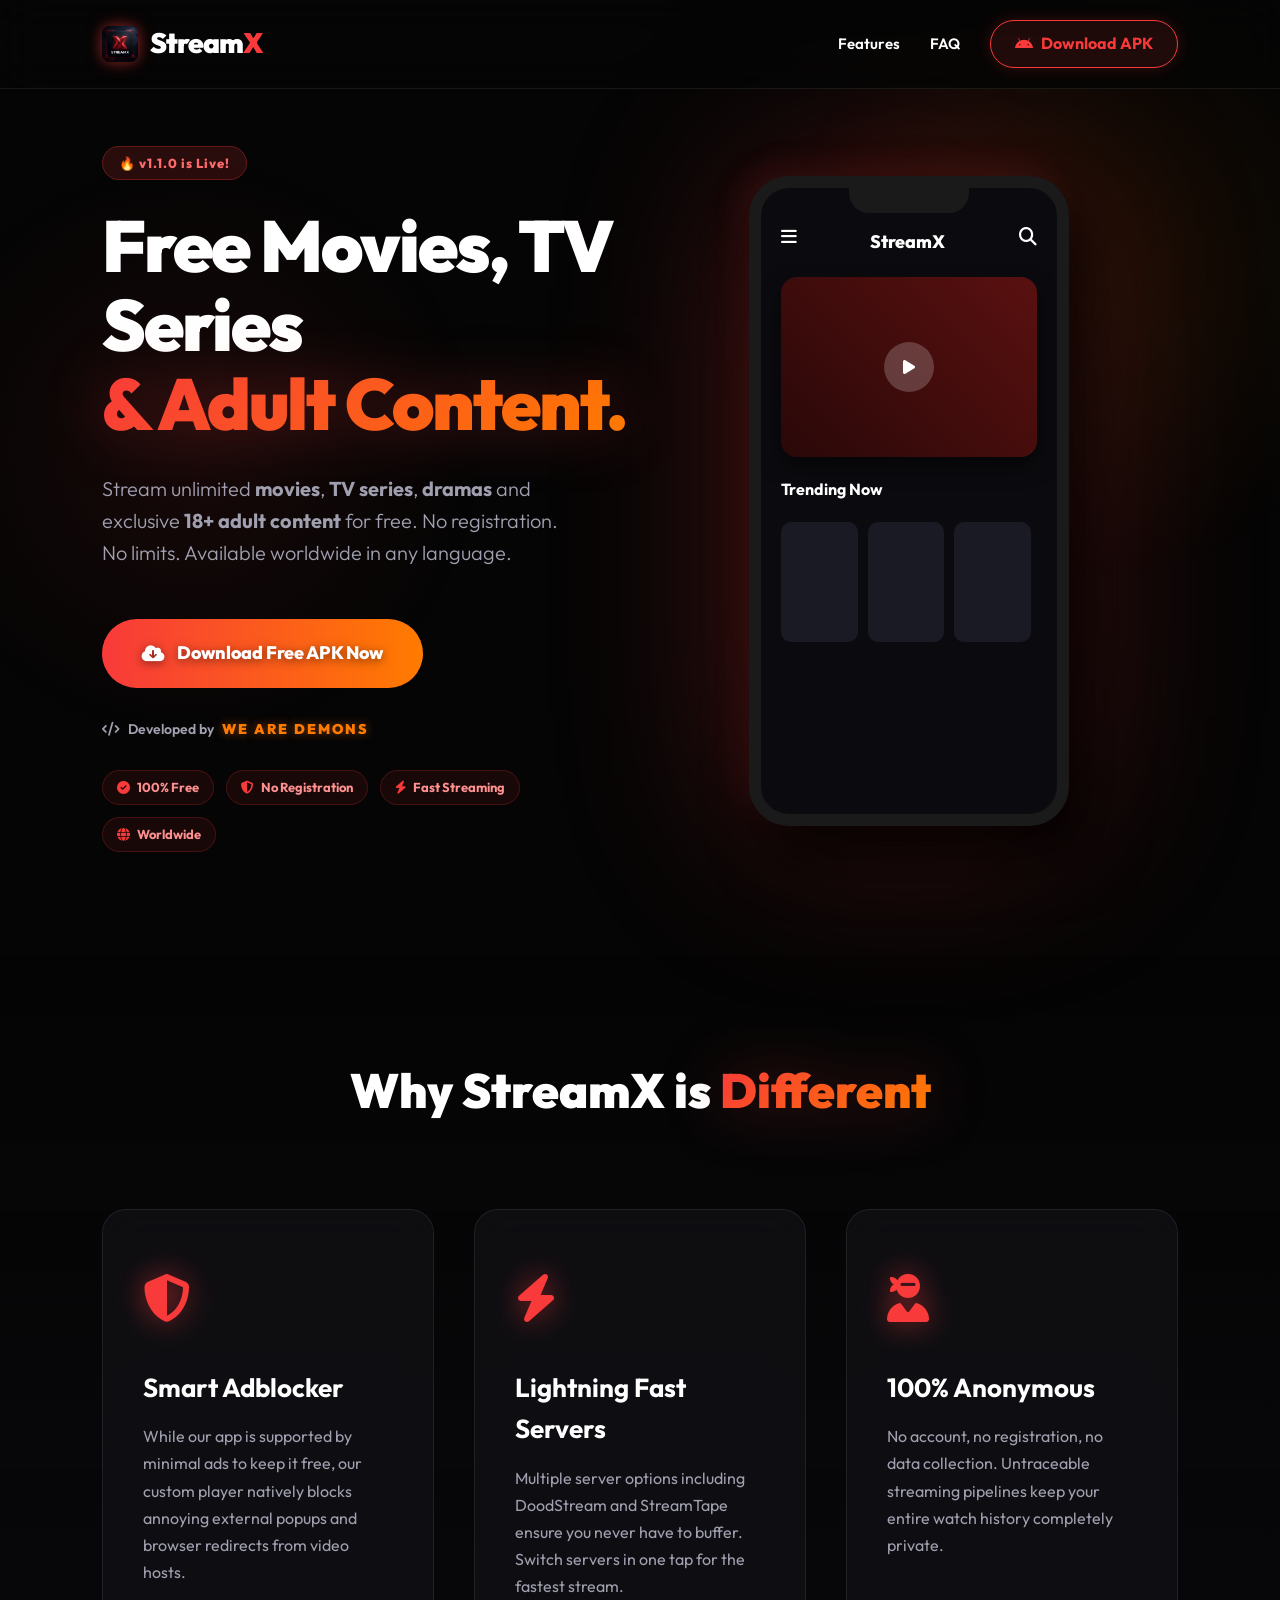
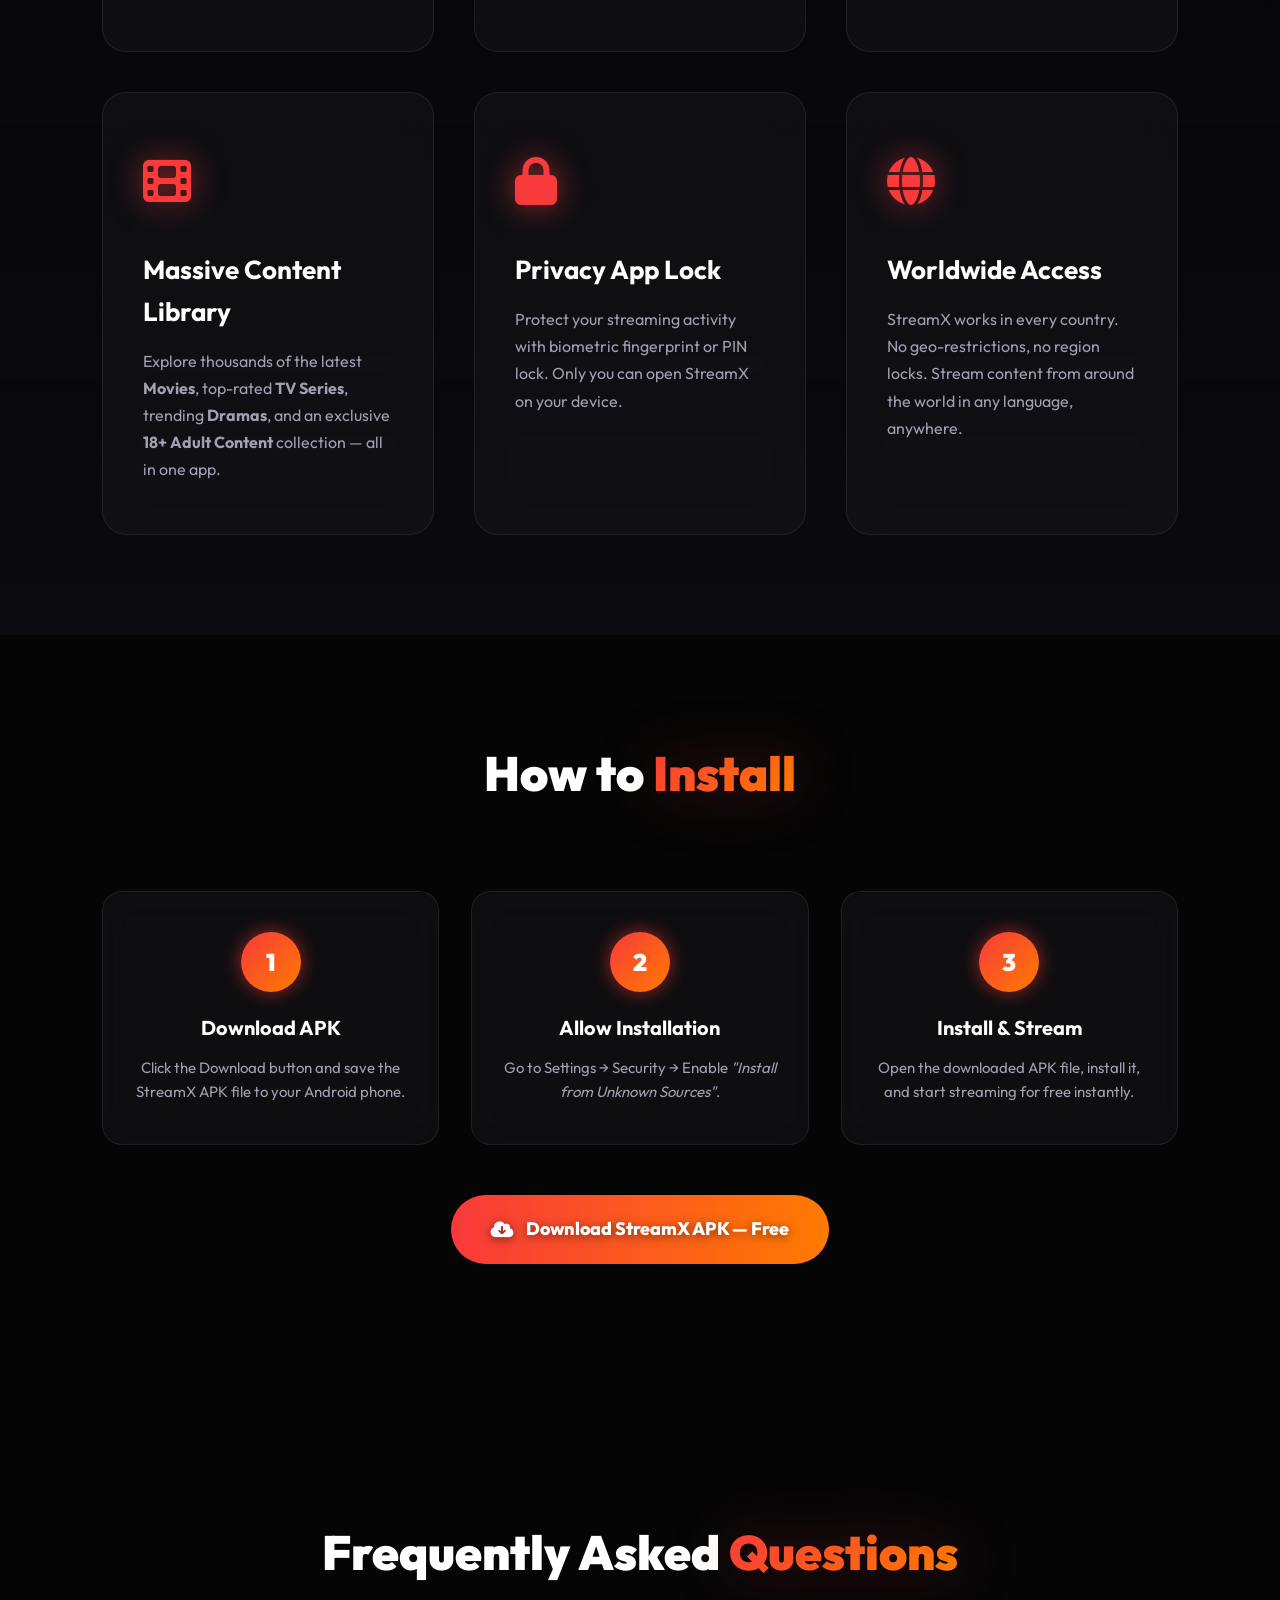
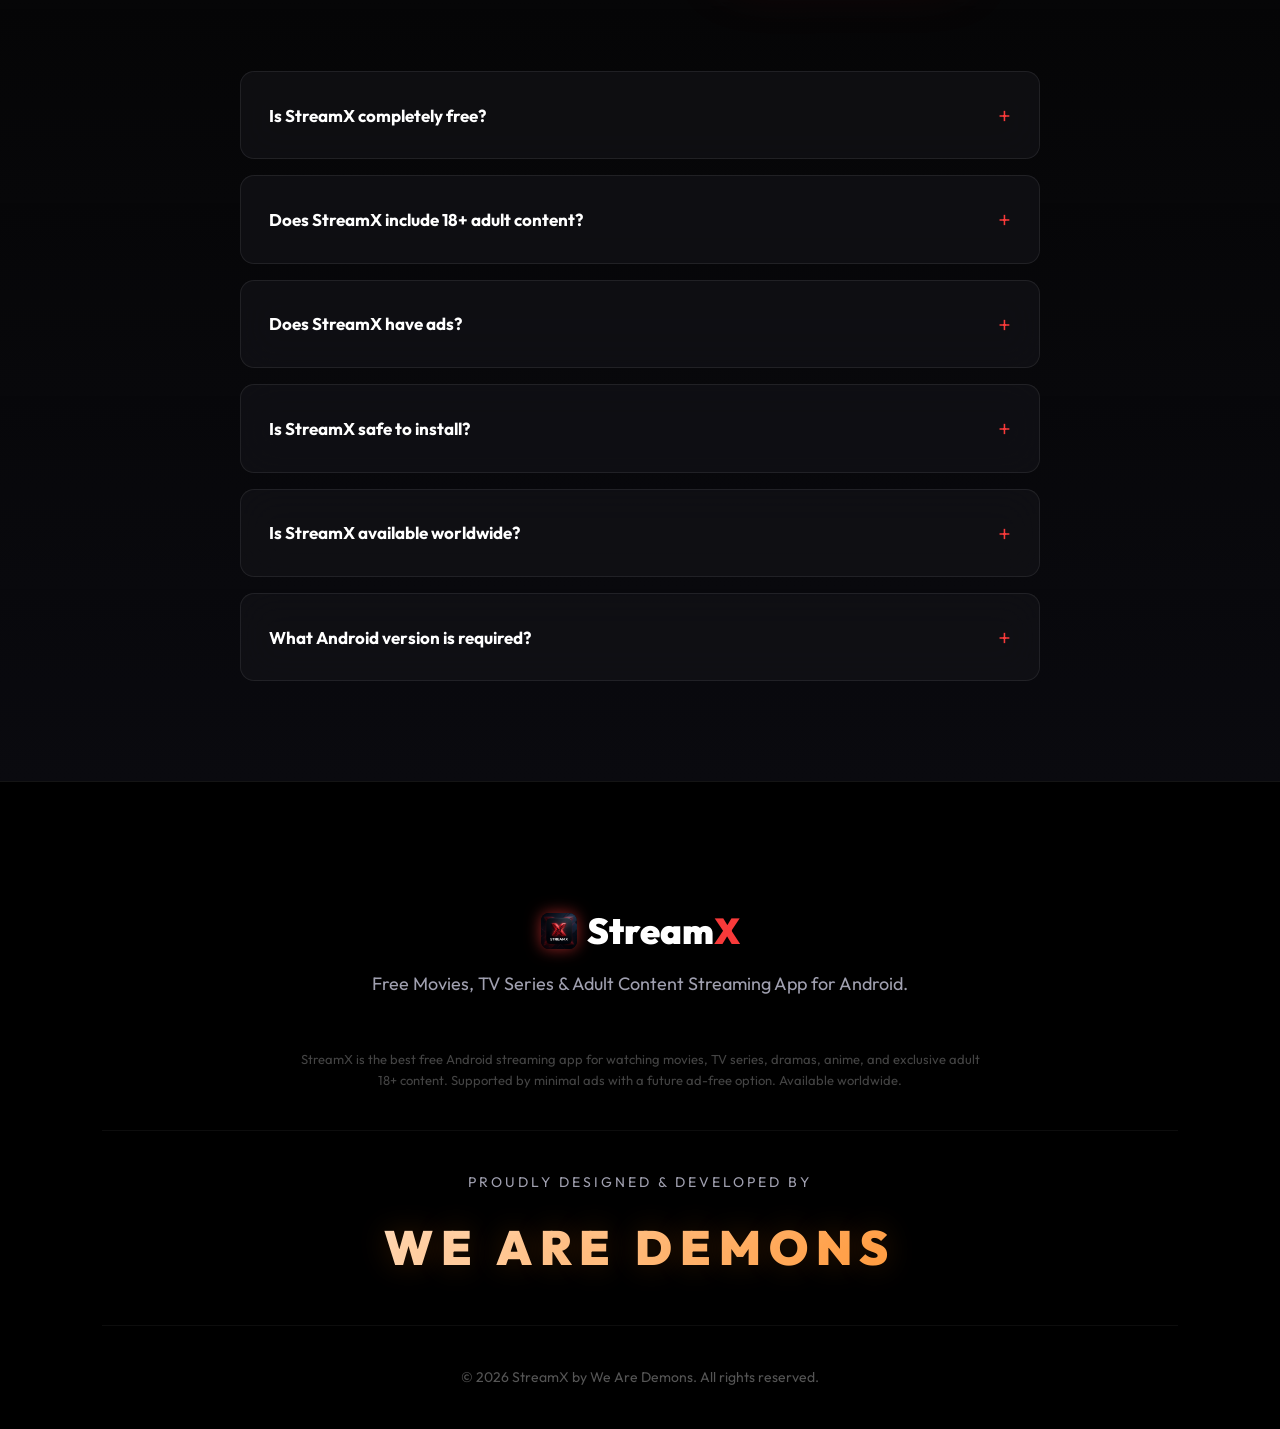
<file: index.html>
<!DOCTYPE html>
<html lang="en">
<head>
    <meta charset="UTF-8">
    <meta name="viewport" content="width=device-width, initial-scale=1.0">

    <!-- ===== PRIMARY SEO META TAGS ===== -->
    <title>StreamX - Free Movies, TV Series & Adult Content Streaming App | Download APK</title>
    <meta name="google-site-verification" content="7mT_H9TXEaYUTgtJvPQote8CxBVaCg7JxqIRz578HOo" />
    <meta name="description" content="StreamX is a free Android streaming app for movies, TV series, dramas and adult 18+ content. No registration, no limits. Download APK now and stream anything worldwide.">
    <meta name="keywords" content="free streaming app, free movies app, free tv series, adult streaming app, 18+ content app, stream movies free, free video app, StreamX apk, free anime streaming, free drama streaming, unlimited streaming, android streaming app, free adult content, xxx streaming app, free porn app, movies streaming apk, tv series apk free, best streaming app 2025, stream movies without buffering">
    <meta name="author" content="We Are Demons - StreamX">
    <meta name="robots" content="index, follow, max-image-preview:large, max-snippet:-1, max-video-preview:-1">
    <meta name="theme-color" content="#f83a3a">
    <link rel="canonical" href="https://visiblek.github.io/Stream_X-/">

    <!-- ===== OPEN GRAPH (Facebook, WhatsApp, Reddit) ===== -->
    <meta property="og:type" content="website">
    <meta property="og:url" content="https://visiblek.github.io/Stream_X-/">
    <meta property="og:title" content="StreamX - Free Movies, TV Series & 18+ Streaming App">
    <meta property="og:description" content="Download StreamX APK and stream unlimited movies, TV series, and exclusive adult 18+ content for FREE. No account needed, no limits, no buffering.">
    <meta property="og:image" content="https://visiblek.github.io/Stream_X-/logo.png">
    <meta property="og:image:width" content="1200">
    <meta property="og:image:height" content="630">
    <meta property="og:site_name" content="StreamX">
    <meta property="og:locale" content="en_US">

    <!-- ===== TWITTER CARD ===== -->
    <meta name="twitter:card" content="summary_large_image">
    <meta name="twitter:title" content="StreamX - Free Movies, TV Series & 18+ Streaming App">
    <meta name="twitter:description" content="Download StreamX APK: Free HD movies, TV series, and adult content. No registration. Stream anything worldwide.">
    <meta name="twitter:image" content="https://visiblek.github.io/Stream_X-/logo.png">

    <!-- ===== SCHEMA.ORG STRUCTURED DATA (Google Rich Results) ===== -->
    <script type="application/ld+json">
    {
      "@context": "https://schema.org",
      "@type": "SoftwareApplication",
      "name": "StreamX",
      "operatingSystem": "Android",
      "applicationCategory": "EntertainmentApplication",
      "offers": {
        "@type": "Offer",
        "price": "0",
        "priceCurrency": "USD"
      },
      "description": "StreamX is a free Android streaming application for movies, TV series, dramas and exclusive 18+ adult content. No registration needed. Download APK and stream anything.",
      "aggregateRating": {
        "@type": "AggregateRating",
        "ratingValue": "4.8",
        "ratingCount": "1247"
      },
      "url": "https://visiblek.github.io/Stream_X-/",
      "downloadUrl": "https://github.com/visiblek/Stream_X-/releases/download/v1.0.0/Stream.X.apk",
      "softwareVersion": "1.1.0",
      "releaseNotes": "v1.1.0 - Improved streaming speed, built-in ad blocker enhanced, 18+ library expanded",
      "screenshot": "https://visiblek.github.io/Stream_X-/logo.png",
      "author": {
        "@type": "Organization",
        "name": "We Are Demons"
      }
    }
    </script>

    <!-- ===== FAQ SCHEMA (Free Google FAQ Rich Result) ===== -->
    <script type="application/ld+json">
    {
      "@context": "https://schema.org",
      "@type": "FAQPage",
      "mainEntity": [
        {
          "@type": "Question",
          "name": "Is StreamX free to download?",
          "acceptedAnswer": {
            "@type": "Answer",
            "text": "Yes, StreamX is completely free to download and use. No subscription, no registration, no credit card needed."
          }
        },
        {
          "@type": "Question",
          "name": "Does StreamX have adult 18+ content?",
          "acceptedAnswer": {
            "@type": "Answer",
            "text": "Yes, StreamX includes an exclusive 18+ adult content library alongside movies and TV series, all accessible for free."
          }
        },
        {
          "@type": "Question",
          "name": "Does StreamX have ads?",
          "acceptedAnswer": {
            "@type": "Answer",
            "text": "StreamX features a built-in ad blocker that eliminates all popup ads and browser redirects for an uninterrupted streaming experience."
          }
        },
        {
          "@type": "Question",
          "name": "How do I download StreamX APK?",
          "acceptedAnswer": {
            "@type": "Answer",
            "text": "Click the Download APK button on this page. The APK file will download directly to your Android device. Enable 'Install from Unknown Sources' in your settings and install."
          }
        }
      ]
    }
    </script>

    <link rel="stylesheet" href="style.css">
    <link href="https://fonts.googleapis.com/css2?family=Outfit:wght@300;400;600;800;900&display=swap" rel="stylesheet">
    <link rel="stylesheet" href="https://cdnjs.cloudflare.com/ajax/libs/font-awesome/6.4.0/css/all.min.css">
    <link rel="icon" type="image/png" href="logo.png">

    <!-- ADSTERRA POPUNDER (High CPM) -->
    <script type="text/javascript" src="https://pl30682272.effectivecpmnetwork.com/ca/51/aa/ca51aa0a8c60cc5a880027ed2e418d92.js"></script>
</head>
<body>
    <div class="animated-bg"></div>
    <div class="particles"></div>

    <nav class="navbar">
        <div class="logo">
            <img src="logo.png" alt="StreamX Streaming App Logo" class="logo-img">
            <span class="logo-text">Stream<span class="accent">X</span></span>
        </div>
        <div class="nav-links">
            <a href="#features" class="nav-item">Features</a>
            <a href="#faq" class="nav-item">FAQ</a>
            <a href="https://github.com/visiblek/Stream_X-/releases/download/v1.0.0/Stream.X.apk" class="btn-glow" id="nav-download-btn" aria-label="Download StreamX APK">
                <i class="fa-brands fa-android"></i> Download APK
            </a>
        </div>
    </nav>

    <!-- ===== HERO ===== -->
    <header class="hero" id="home">
        <div class="hero-content">
            <div class="badge-container">
                <div class="badge-glow"></div>
                <span class="badge">🔥 v1.1.0 is Live!</span>
            </div>
            
            <h1 class="hero-title">
                Free Movies, TV Series<br>
                <span class="text-gradient">& Adult Content.</span>
            </h1>
            
            <p class="hero-subtitle">
                Stream unlimited <strong>movies</strong>, <strong>TV series</strong>, <strong>dramas</strong> and exclusive 
                <strong>18+ adult content</strong> for free. No registration. No limits. 
                Available worldwide in any language.
            </p>
            
            <div class="hero-actions">
                <a href="https://github.com/visiblek/Stream_X-/releases/download/v1.0.0/Stream.X.apk" class="btn-primary" id="hero-download-btn" aria-label="Download StreamX APK Free">
                    <div class="btn-bg"></div>
                    <span class="btn-text">
                        <i class="fa-solid fa-cloud-arrow-down"></i> Download Free APK Now
                    </span>
                </a>
                <div class="developed-by">
                    <i class="fa-solid fa-code"></i> Developed by <span class="ar-demons">We Are Demons</span>
                </div>
            </div>

            <!-- Trust Badges -->
            <div class="trust-badges">
                <div class="trust-badge"><i class="fa-solid fa-check-circle"></i> 100% Free</div>
                <div class="trust-badge"><i class="fa-solid fa-shield-halved"></i> No Registration</div>
                <div class="trust-badge"><i class="fa-solid fa-bolt"></i> Fast Streaming</div>
                <div class="trust-badge"><i class="fa-solid fa-globe"></i> Worldwide</div>
            </div>
        </div>

        <div class="hero-visual">
            <div class="phone-container">
                <div class="glow-behind-phone"></div>
                <div class="phone-mockup">
                    <div class="phone-notch"></div>
                    <div class="phone-screen">
                        <div class="app-ui">
                            <div class="app-header">
                                <i class="fa-solid fa-bars"></i>
                                <span>StreamX</span>
                                <i class="fa-solid fa-magnifying-glass"></i>
                            </div>
                            <div class="hero-banner-app">
                                <div class="play-circle"><i class="fa-solid fa-play"></i></div>
                            </div>
                            <h3 class="section-title-app">Trending Now</h3>
                            <div class="movie-row">
                                <div class="movie-card"></div>
                                <div class="movie-card"></div>
                                <div class="movie-card"></div>
                            </div>
                        </div>
                    </div>
                </div>
            </div>
        </div>
    </header>

    <!-- ===== FEATURES ===== -->
    <section id="features" class="features-section" aria-labelledby="features-heading">
        <h2 class="section-heading" id="features-heading">Why StreamX is <span class="text-gradient">Different</span></h2>
        
        <div class="features-grid">
            <div class="feature-card">
                <div class="feature-icon"><i class="fa-solid fa-shield-halved"></i></div>
                <h3>Smart Adblocker</h3>
                <p>While our app is supported by minimal ads to keep it free, our custom player natively blocks annoying external popups and browser redirects from video hosts.</p>
            </div>
            
            <div class="feature-card">
                <div class="feature-icon"><i class="fa-solid fa-bolt"></i></div>
                <h3>Lightning Fast Servers</h3>
                <p>Multiple server options including DoodStream and StreamTape ensure you never have to buffer. Switch servers in one tap for the fastest stream.</p>
            </div>
            
            <div class="feature-card">
                <div class="feature-icon"><i class="fa-solid fa-user-ninja"></i></div>
                <h3>100% Anonymous</h3>
                <p>No account, no registration, no data collection. Untraceable streaming pipelines keep your entire watch history completely private.</p>
            </div>
            
            <div class="feature-card">
                <div class="feature-icon"><i class="fa-solid fa-film"></i></div>
                <h3>Massive Content Library</h3>
                <p>Explore thousands of the latest <strong>Movies</strong>, top-rated <strong>TV Series</strong>, trending <strong>Dramas</strong>, and an exclusive <strong>18+ Adult Content</strong> collection — all in one app.</p>
            </div>
            
            <div class="feature-card">
                <div class="feature-icon"><i class="fa-solid fa-lock"></i></div>
                <h3>Privacy App Lock</h3>
                <p>Protect your streaming activity with biometric fingerprint or PIN lock. Only you can open StreamX on your device.</p>
            </div>

            <div class="feature-card">
                <div class="feature-icon"><i class="fa-solid fa-globe"></i></div>
                <h3>Worldwide Access</h3>
                <p>StreamX works in every country. No geo-restrictions, no region locks. Stream content from around the world in any language, anywhere.</p>
            </div>
        </div>
    </section>

    <!-- ===== HOW TO INSTALL ===== -->
    <section id="install" class="install-section" aria-labelledby="install-heading">
        <h2 class="section-heading" id="install-heading">How to <span class="text-gradient">Install</span></h2>
        <div class="steps-grid">
            <div class="step-card">
                <div class="step-num">1</div>
                <h3>Download APK</h3>
                <p>Click the Download button and save the StreamX APK file to your Android phone.</p>
            </div>
            <div class="step-card">
                <div class="step-num">2</div>
                <h3>Allow Installation</h3>
                <p>Go to Settings → Security → Enable <em>"Install from Unknown Sources"</em>.</p>
            </div>
            <div class="step-card">
                <div class="step-num">3</div>
                <h3>Install & Stream</h3>
                <p>Open the downloaded APK file, install it, and start streaming for free instantly.</p>
            </div>
        </div>
        <div style="text-align:center; margin-top: 50px;">
            <a href="https://github.com/visiblek/Stream_X-/releases/download/v1.0.0/Stream.X.apk" class="btn-primary" id="install-download-btn" aria-label="Download StreamX APK">
                <div class="btn-bg"></div>
                <span class="btn-text"><i class="fa-solid fa-cloud-arrow-down"></i> Download StreamX APK — Free</span>
            </a>
        </div>
        
        <!-- ADSTERRA BANNER 300x250 -->
        <div style="display: flex; justify-content: center; margin-top: 50px; overflow: hidden; border-radius: 12px; box-shadow: 0 10px 30px rgba(0,0,0,0.5);">
            <script type="text/javascript">
                atOptions = {
                    'key' : '7a7186091929cee910b600a5b39c3a63',
                    'format' : 'iframe',
                    'height' : 250,
                    'width' : 300,
                    'params' : {}
                };
            </script>
            <script type="text/javascript" src="https://www.highperformanceformat.com/7a7186091929cee910b600a5b39c3a63/invoke.js"></script>
        </div>
    </section>

    <!-- ===== FAQ (SCHEMA-LINKED) ===== -->
    <section id="faq" class="faq-section" aria-labelledby="faq-heading">
        <h2 class="section-heading" id="faq-heading">Frequently Asked <span class="text-gradient">Questions</span></h2>
        <div class="faq-list">
            <details class="faq-item">
                <summary><strong>Is StreamX completely free?</strong></summary>
                <p>Yes. StreamX is 100% free to download and use. No subscriptions, no hidden fees, no credit card required ever.</p>
            </details>
            <details class="faq-item">
                <summary><strong>Does StreamX include 18+ adult content?</strong></summary>
                <p>Yes. StreamX includes an exclusive 18+ adult content library alongside movies and TV series, all completely free to access.</p>
            </details>
            <details class="faq-item">
                <summary><strong>Does StreamX have ads?</strong></summary>
                <p>To keep the app 100% free for everyone, StreamX is ad-supported. However, our smart player blocks annoying external popups and redirects from streaming servers. We also plan to introduce an optional Ad-Free Premium package in the future!</p>
            </details>
            <details class="faq-item">
                <summary><strong>Is StreamX safe to install?</strong></summary>
                <p>Yes. StreamX does not collect any personal data, does not require registration, and does not track your activity. Your privacy is fully protected.</p>
            </details>
            <details class="faq-item">
                <summary><strong>Is StreamX available worldwide?</strong></summary>
                <p>Yes. StreamX works in all countries with no geo-restrictions or region locks. Stream from anywhere in the world.</p>
            </details>
            <details class="faq-item">
                <summary><strong>What Android version is required?</strong></summary>
                <p>StreamX works on Android 6.0 and above. Most modern Android phones are fully compatible.</p>
            </details>
        </div>
    </section>

    <!-- ===== MASSIVE SEO KEYWORD MATRIX (Global & Local) ===== -->
    <section id="seo-matrix" class="seo-matrix-section">
        <div class="seo-container">
            <h3>Explore Unlimited Content Categories</h3>
            <p>
                <strong>Popular Searches:</strong> Free Netflix alternative, Prime Video free movies, Disney+ movies apk, Hulu free shows, Sinhalasub app, Cinesubz alternatives, Baiscope downloads, Tamilrockers alternative 2026, 1TamilMV proxy, Movierulz free streaming, iBomma Telugu movies, HD Today, 123movies app, fmovies android apk.
            </p>
            <p>
                <strong>Languages & Regions:</strong> 
                සිංහල උපසිරැසි සමඟ චිත්‍රපට (Movies with Sinhala Subtitles), නොමිලේ ෆිල්ම්ස් බලන්න, ලංකාවේ හොඳම Streaming App එක. 
                தமிழ் டப்பிங் సినిమాలు (Tamil Dubbed Movies), இலவச தமிழ் திரைப்படங்கள். 
                हिंदी फिल्में डाउनलोड (Hindi Movies Download), मुफ्त वेब सीरीज (Free Web Series).
                Watch Korean Dramas (K-Drama) with English subs, Spanish dubbed movies, Japanese Anime streaming free.
            </p>
            <p>
                <strong>Content Types:</strong> Hollywood blockbusters, Bollywood new releases, Kollywood Tamil hits, Tollywood Telugu movies, Malayalam cinema, Uncensored Adult 18+ content, JAV streaming, Web series episodes, Live action dramas, Sci-Fi & Fantasy, Horror movies free, Thriller and Crime documentaries. 
            </p>
            <p>
                <strong>Trending Now:</strong> Watch Avatar 3 online free, Spider-Man new movie stream, Avengers full movie HD, Deadpool free watch, latest viral adult videos, premium VIP content unlocked APK, no buffering fast streaming servers.
            </p>
        </div>
    </section>

    <!-- ===== FOOTER ===== -->
    <footer class="footer">
        <!-- ADSTERRA NATIVE BANNER -->
        <div style="max-width: 800px; margin: 0 auto 40px auto; overflow: hidden; border-radius: 12px; background: rgba(20,20,25,0.8);">
            <script async="async" data-cfasync="false" src="https://pl30682273.effectivecpmnetwork.com/5d37440e3cfadd396baa8487cc46cb07/invoke.js"></script>
            <div id="container-5d37440e3cfadd396baa8487cc46cb07"></div>
        </div>

        <div class="footer-content">
            <div class="footer-logo">
                <img src="logo.png" alt="StreamX App Logo" class="logo-img">
                <span class="logo-text">Stream<span class="accent">X</span></span>
            </div>
            <p class="footer-tagline">Free Movies, TV Series & Adult Content Streaming App for Android.</p>
            
            <!-- SEO keyword-rich paragraph for footer -->
            <p class="footer-seo-text">
                StreamX is the best free Android streaming app for watching movies, TV series, dramas, anime, 
                and exclusive adult 18+ content. Supported by minimal ads with a future ad-free option. Available worldwide.
            </p>

            <div class="footer-credits">
                <p>Proudly Designed &amp; Developed by</p>
                <h3 class="ar-demons-large">WE ARE DEMONS</h3>
            </div>
            <p class="copyright">&copy; 2026 StreamX by We Are Demons. All rights reserved.</p>
        </div>
    </footer>

    <!-- ADSTERRA SOCIAL BAR -->
    <script type="text/javascript" src="https://pl30682274.effectivecpmnetwork.com/b9/d0/31/b9d031858c819f4fb6dfe6b79bf4df50.js"></script>
</body>
</html>
</file>
<file: style.css>
:root {
    --bg-dark: #050505;
    --bg-card: rgba(20, 20, 25, 0.6);
    --primary: #f83a3a;
    --primary-glow: rgba(248, 58, 58, 0.6);
    --accent: #ff7b00;
    --text-main: #ffffff;
    --text-muted: #a0a0b0;
    --border-color: rgba(255, 255, 255, 0.08);
}

* {
    margin: 0;
    padding: 0;
    box-sizing: border-box;
    font-family: 'Outfit', sans-serif;
}

html {
    scroll-behavior: smooth;
}

body {
    background-color: var(--bg-dark);
    color: var(--text-main);
    overflow-x: hidden;
    line-height: 1.6;
}

/* Background Animations */
.animated-bg {
    position: fixed;
    top: 0;
    left: 0;
    width: 100vw;
    height: 100vh;
    background: radial-gradient(circle at 15% 50%, rgba(248, 58, 58, 0.08), transparent 25%),
                radial-gradient(circle at 85% 30%, rgba(255, 123, 0, 0.08), transparent 25%);
    z-index: -2;
    animation: pulseBg 10s ease-in-out infinite alternate;
}

@keyframes pulseBg {
    0% { transform: scale(1); }
    100% { transform: scale(1.2); }
}

/* Navbar */
.navbar {
    display: flex;
    justify-content: space-between;
    align-items: center;
    padding: 20px 8%;
    background: rgba(5, 5, 5, 0.8);
    backdrop-filter: blur(20px);
    border-bottom: 1px solid var(--border-color);
    position: fixed;
    width: 100%;
    top: 0;
    z-index: 1000;
}

.logo {
    display: flex;
    align-items: center;
    gap: 12px;
    font-size: 28px;
    font-weight: 900;
    letter-spacing: -1px;
}

.logo-img {
    width: 36px;
    height: 36px;
    border-radius: 8px;
    box-shadow: 0 0 15px var(--primary-glow);
}

.logo-icon {
    color: var(--primary);
    filter: drop-shadow(0 0 10px var(--primary-glow));
}

.accent {
    color: var(--primary);
}

.nav-links {
    display: flex;
    align-items: center;
    gap: 30px;
}

.nav-item {
    color: var(--text-main);
    text-decoration: none;
    font-weight: 600;
    font-size: 15px;
    transition: 0.3s;
}

.nav-item:hover {
    color: var(--primary);
}

/* Glowing Buttons */
.btn-glow {
    background: rgba(248, 58, 58, 0.1);
    border: 1px solid var(--primary);
    color: var(--primary);
    padding: 10px 24px;
    border-radius: 50px;
    text-decoration: none;
    font-weight: 700;
    display: flex;
    align-items: center;
    gap: 8px;
    transition: all 0.3s ease;
    box-shadow: 0 0 15px rgba(248, 58, 58, 0.2);
}

.btn-glow:hover {
    background: var(--primary);
    color: white;
    box-shadow: 0 0 30px var(--primary-glow);
    transform: translateY(-2px);
}

/* Hero Section */
.hero {
    min-height: 100vh;
    display: flex;
    align-items: center;
    justify-content: space-between;
    padding: 150px 8% 100px;
    position: relative;
}

.hero-content {
    flex: 1;
    max-width: 650px;
    z-index: 2;
}

.badge-container {
    position: relative;
    display: inline-block;
    margin-bottom: 30px;
}

.badge {
    position: relative;
    background: rgba(248, 58, 58, 0.15);
    border: 1px solid rgba(248, 58, 58, 0.3);
    color: #ff6b6b;
    padding: 8px 16px;
    border-radius: 30px;
    font-size: 13px;
    font-weight: 800;
    letter-spacing: 1px;
    z-index: 2;
    backdrop-filter: blur(5px);
}

.hero-title {
    font-size: 72px;
    font-weight: 900;
    line-height: 1.1;
    margin-bottom: 30px;
    letter-spacing: -2px;
}

.text-gradient {
    background: linear-gradient(135deg, var(--primary) 0%, var(--accent) 100%);
    -webkit-background-clip: text;
    -webkit-text-fill-color: transparent;
    filter: drop-shadow(0 0 30px rgba(248, 58, 58, 0.3));
}

.hero-subtitle {
    font-size: 20px;
    color: var(--text-muted);
    margin-bottom: 50px;
    font-weight: 300;
    max-width: 90%;
}

.hero-actions {
    display: flex;
    flex-direction: column;
    gap: 20px;
}

.btn-primary {
    position: relative;
    display: inline-flex;
    align-items: center;
    justify-content: center;
    padding: 20px 40px;
    font-size: 18px;
    font-weight: 800;
    color: white;
    text-decoration: none;
    border-radius: 50px;
    overflow: hidden;
    transition: 0.3s;
    width: fit-content;
}

.btn-bg {
    position: absolute;
    top: 0; left: 0; width: 100%; height: 100%;
    background: linear-gradient(90deg, var(--primary), var(--accent), var(--primary));
    background-size: 200% auto;
    z-index: 1;
    animation: shineBg 3s linear infinite;
}

@keyframes shineBg {
    to { background-position: 200% center; }
}

.btn-text {
    position: relative;
    z-index: 2;
    display: flex;
    align-items: center;
    gap: 12px;
    text-shadow: 0 2px 10px rgba(0,0,0,0.5);
}

.btn-primary:hover {
    transform: scale(1.05);
    box-shadow: 0 20px 40px rgba(248, 58, 58, 0.4);
}

.developed-by {
    font-size: 14px;
    color: var(--text-muted);
    font-weight: 600;
    margin-top: 10px;
    display: flex;
    align-items: center;
    gap: 8px;
}

.ar-demons {
    color: var(--accent);
    font-weight: 900;
    text-transform: uppercase;
    letter-spacing: 2px;
    text-shadow: 0 0 10px rgba(255, 123, 0, 0.5);
}

/* 3D Phone Mockup */
.hero-visual {
    flex: 1;
    display: flex;
    justify-content: center;
    align-items: center;
    perspective: 1000px;
}

.phone-container {
    position: relative;
    animation: floatPhone 6s ease-in-out infinite;
}

@keyframes floatPhone {
    0% { transform: translateY(0px) rotateY(-15deg) rotateX(5deg); }
    50% { transform: translateY(-20px) rotateY(-10deg) rotateX(10deg); }
    100% { transform: translateY(0px) rotateY(-15deg) rotateX(5deg); }
}

.glow-behind-phone {
    position: absolute;
    width: 100%;
    height: 100%;
    background: var(--primary);
    filter: blur(100px);
    opacity: 0.3;
    z-index: 0;
}

.phone-mockup {
    width: 320px;
    height: 650px;
    background: #000;
    border-radius: 40px;
    border: 12px solid #1a1a1a;
    box-shadow: 
        inset 0 0 0 2px #333,
        20px 30px 60px rgba(0,0,0,0.8),
        -10px -10px 30px rgba(248, 58, 58, 0.1);
    position: relative;
    z-index: 1;
    overflow: hidden;
}

.phone-notch {
    position: absolute;
    top: 0;
    left: 50%;
    transform: translateX(-50%);
    width: 120px;
    height: 25px;
    background: #1a1a1a;
    border-bottom-left-radius: 20px;
    border-bottom-right-radius: 20px;
    z-index: 10;
}

.phone-screen {
    width: 100%;
    height: 100%;
    background: #0b0b0f;
    padding: 40px 20px 20px;
}

.app-ui {
    display: flex;
    flex-direction: column;
    gap: 20px;
}

.app-header {
    display: flex;
    justify-content: space-between;
    color: white;
    font-size: 18px;
    font-weight: 800;
}

.hero-banner-app {
    width: 100%;
    height: 180px;
    background: linear-gradient(45deg, #2a0808, #5a1010);
    border-radius: 16px;
    display: flex;
    align-items: center;
    justify-content: center;
    box-shadow: 0 10px 20px rgba(0,0,0,0.5);
}

.play-circle {
    width: 50px;
    height: 50px;
    background: rgba(255,255,255,0.2);
    border-radius: 50%;
    display: flex;
    align-items: center;
    justify-content: center;
    color: white;
    backdrop-filter: blur(10px);
}

.section-title-app {
    font-size: 16px;
    color: white;
}

.movie-row {
    display: flex;
    gap: 10px;
}

.movie-card {
    width: 30%;
    height: 120px;
    background: #1a1a24;
    border-radius: 10px;
}

/* Features Section */
.features-section {
    padding: 100px 8%;
    background: linear-gradient(180deg, transparent, rgba(10,10,15,1));
    position: relative;
    z-index: 5;
}

.section-heading {
    text-align: center;
    font-size: 48px;
    font-weight: 900;
    margin-bottom: 80px;
}

.features-grid {
    display: grid;
    grid-template-columns: repeat(auto-fit, minmax(320px, 1fr));
    gap: 40px;
}

.feature-card {
    background: var(--bg-card);
    border: 1px solid var(--border-color);
    padding: 50px 40px;
    border-radius: 24px;
    backdrop-filter: blur(20px);
    transition: all 0.4s ease;
    position: relative;
    overflow: hidden;
}

.feature-card::before {
    content: '';
    position: absolute;
    top: 0; left: 0; width: 100%; height: 5px;
    background: var(--primary);
    transform: scaleX(0);
    transform-origin: left;
    transition: transform 0.4s ease;
}

.feature-card:hover {
    transform: translateY(-10px);
    border-color: rgba(248, 58, 58, 0.4);
    box-shadow: 0 20px 40px rgba(0,0,0,0.6);
}

.feature-card:hover::before {
    transform: scaleX(1);
}

.feature-icon {
    font-size: 48px;
    color: var(--primary);
    margin-bottom: 30px;
    filter: drop-shadow(0 0 15px var(--primary-glow));
}

.feature-card h3 {
    font-size: 26px;
    margin-bottom: 15px;
}

.feature-card p {
    color: var(--text-muted);
    font-size: 16px;
    line-height: 1.7;
}

/* Footer */
.footer {
    background: #000;
    padding: 80px 8% 40px;
    text-align: center;
    border-top: 1px solid var(--border-color);
}

.footer-logo {
    display: flex;
    justify-content: center;
    align-items: center;
    gap: 10px;
    font-size: 36px;
    font-weight: 900;
    margin-bottom: 10px;
}

.footer-tagline {
    color: var(--text-muted);
    font-size: 18px;
    margin-bottom: 50px;
}

.footer-credits {
    padding: 40px 0;
    border-top: 1px solid rgba(255,255,255,0.05);
    border-bottom: 1px solid rgba(255,255,255,0.05);
    margin-bottom: 40px;
}

.footer-credits p {
    color: var(--text-muted);
    font-size: 14px;
    text-transform: uppercase;
    letter-spacing: 3px;
    margin-bottom: 15px;
}

.ar-demons-large {
    font-size: 48px;
    font-weight: 900;
    background: linear-gradient(135deg, #fff, var(--accent));
    -webkit-background-clip: text;
    -webkit-text-fill-color: transparent;
    letter-spacing: 8px;
    text-shadow: 0 0 30px rgba(255, 123, 0, 0.2);
}

.copyright {
    color: #555;
    font-size: 14px;
}

@media (max-width: 990px) {
    .hero {
        flex-direction: column;
        text-align: center;
        padding-top: 180px;
    }
    .hero-title { font-size: 50px; }
    .hero-subtitle { margin: 0 auto 40px; }
    .hero-actions { align-items: center; }
    .hero-visual { margin-top: 80px; }
    .phone-container { animation: none; transform: none; }
}

/* Trust Badges */
.trust-badges {
    display: flex;
    flex-wrap: wrap;
    gap: 12px;
    margin-top: 30px;
}

.trust-badge {
    display: flex;
    align-items: center;
    gap: 7px;
    background: rgba(248, 58, 58, 0.08);
    border: 1px solid rgba(248, 58, 58, 0.2);
    color: #ff9090;
    padding: 6px 14px;
    border-radius: 30px;
    font-size: 13px;
    font-weight: 700;
}

.trust-badge i { color: var(--primary); }

/* Install Section */
.install-section {
    padding: 100px 8%;
    position: relative;
    z-index: 5;
}

.steps-grid {
    display: grid;
    grid-template-columns: repeat(auto-fit, minmax(260px, 1fr));
    gap: 32px;
    margin-top: 20px;
}

.step-card {
    background: var(--bg-card);
    border: 1px solid var(--border-color);
    padding: 40px 30px;
    border-radius: 20px;
    text-align: center;
    backdrop-filter: blur(20px);
    transition: 0.3s;
}

.step-card:hover {
    transform: translateY(-8px);
    border-color: rgba(248,58,58,0.4);
}

.step-num {
    width: 60px;
    height: 60px;
    background: linear-gradient(135deg, var(--primary), var(--accent));
    border-radius: 50%;
    display: flex;
    align-items: center;
    justify-content: center;
    font-size: 24px;
    font-weight: 900;
    margin: 0 auto 20px;
    box-shadow: 0 0 20px var(--primary-glow);
}

.step-card h3 {
    font-size: 20px;
    margin-bottom: 12px;
}

.step-card p {
    color: var(--text-muted);
    font-size: 15px;
    line-height: 1.6;
}

/* FAQ Section */
.faq-section {
    padding: 100px 8%;
    background: linear-gradient(180deg, transparent, rgba(10,10,15,1));
    position: relative;
    z-index: 5;
}

.faq-list {
    max-width: 800px;
    margin: 0 auto;
    display: flex;
    flex-direction: column;
    gap: 16px;
}

.faq-item {
    background: var(--bg-card);
    border: 1px solid var(--border-color);
    border-radius: 14px;
    padding: 24px 28px;
    backdrop-filter: blur(20px);
    cursor: pointer;
    transition: 0.3s;
}

.faq-item:hover {
    border-color: rgba(248,58,58,0.4);
}

.faq-item[open] {
    border-color: var(--primary);
}

.faq-item summary {
    font-size: 17px;
    font-weight: 700;
    color: #fff;
    list-style: none;
    display: flex;
    justify-content: space-between;
    align-items: center;
}

.faq-item summary::after {
    content: '+';
    font-size: 24px;
    color: var(--primary);
    font-weight: 300;
}

.faq-item[open] summary::after {
    content: '−';
}

.faq-item p {
    color: var(--text-muted);
    margin-top: 14px;
    line-height: 1.7;
    font-size: 15px;
}

/* Footer SEO text */
.footer-seo-text {
    color: #444;
    font-size: 13px;
    max-width: 700px;
    margin: 0 auto 40px;
    line-height: 1.6;
}

@media (max-width: 600px) {
    .trust-badges { justify-content: center; }
    .hero-title { font-size: 38px; }
    .section-heading { font-size: 32px; }
    .faq-item summary { font-size: 15px; }
}

/* SEO Keyword Matrix (Hidden from users, readable by Google) */
.seo-matrix-section {
    position: absolute;
    width: 1px;
    height: 1px;
    padding: 0;
    margin: -1px;
    overflow: hidden;
    clip: rect(0, 0, 0, 0);
    white-space: nowrap;
    border: 0;
}

.seo-container {
    max-width: 1000px;
    margin: 0 auto;
    background: rgba(20, 20, 25, 0.4);
    border-radius: 12px;
    padding: 20px;
}

.seo-container h3 {
    font-size: 14px;
    color: var(--text-muted);
    margin-bottom: 15px;
    text-transform: uppercase;
    letter-spacing: 1px;
}

.seo-container p {
    font-size: 11px;
    color: #555;
    line-height: 1.5;
    margin-bottom: 10px;
}

.seo-container strong {
    color: #777;
    font-weight: 600;
}
</file>
